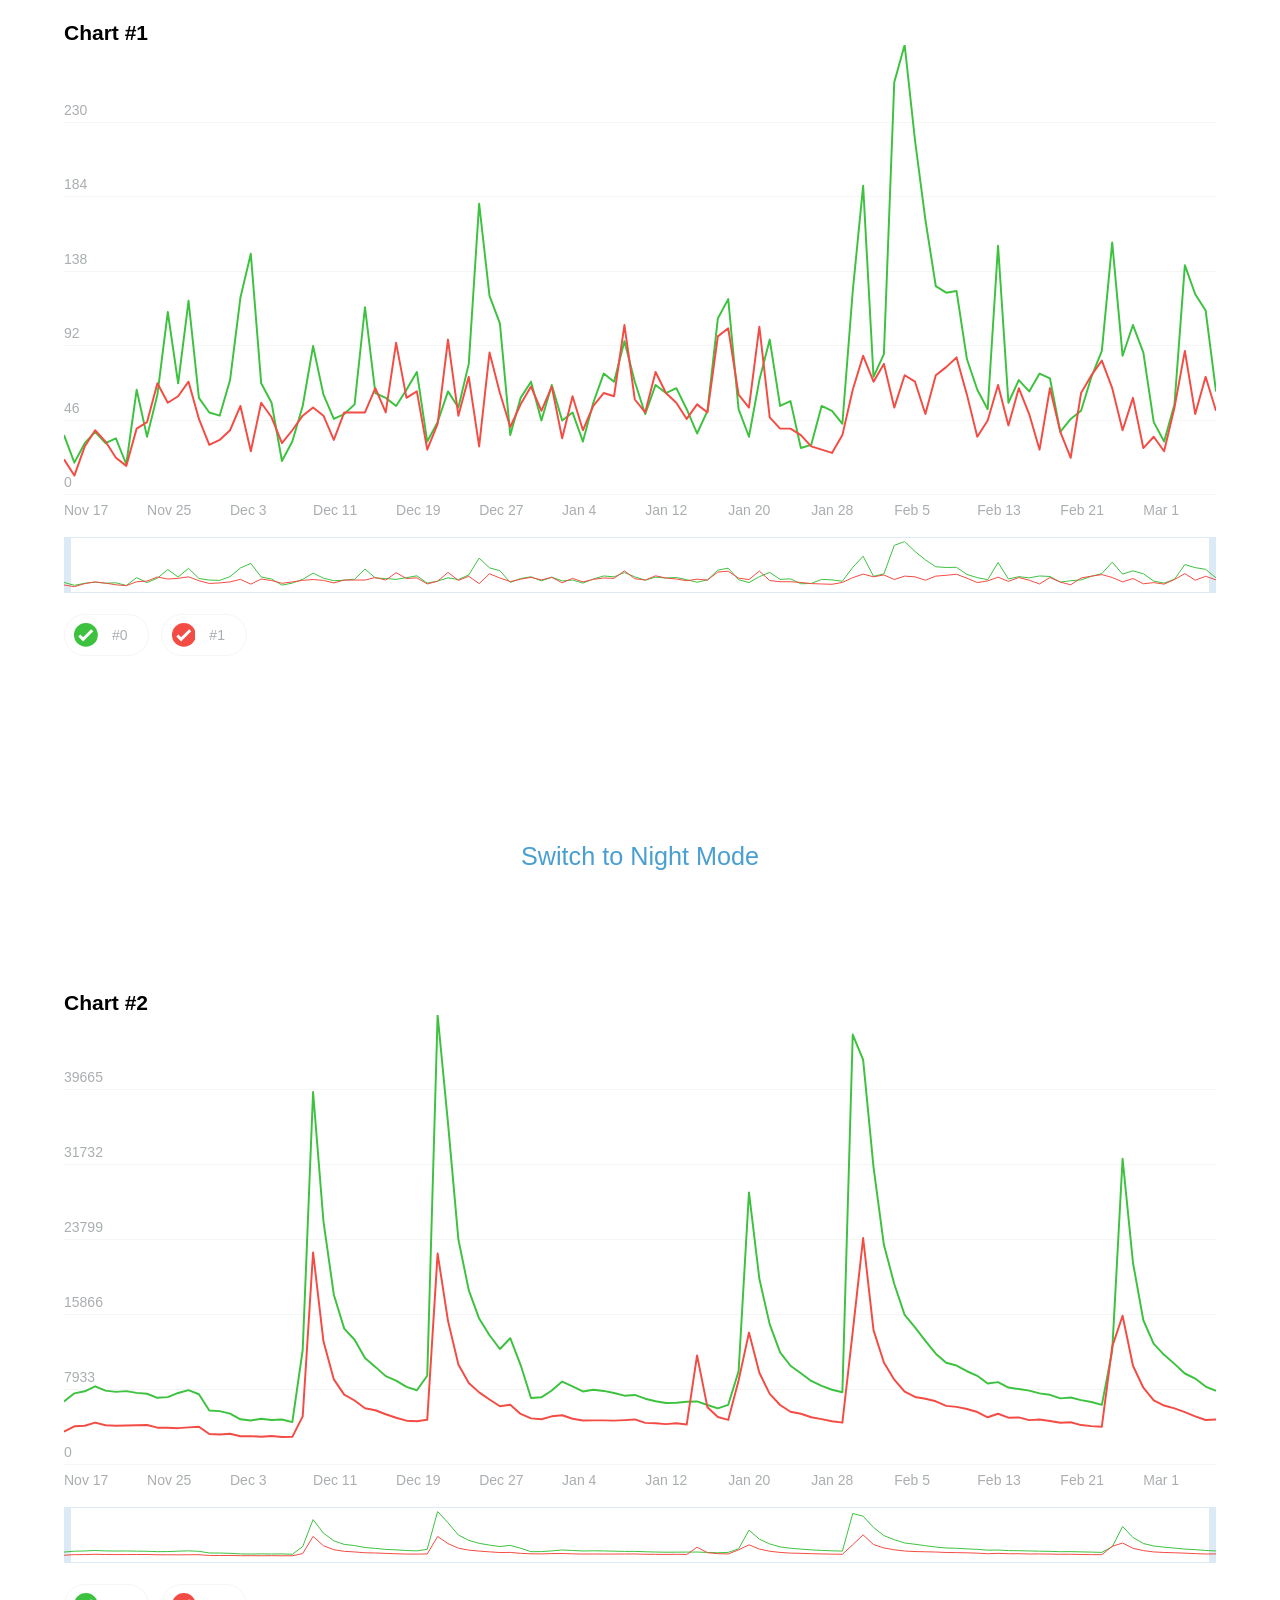
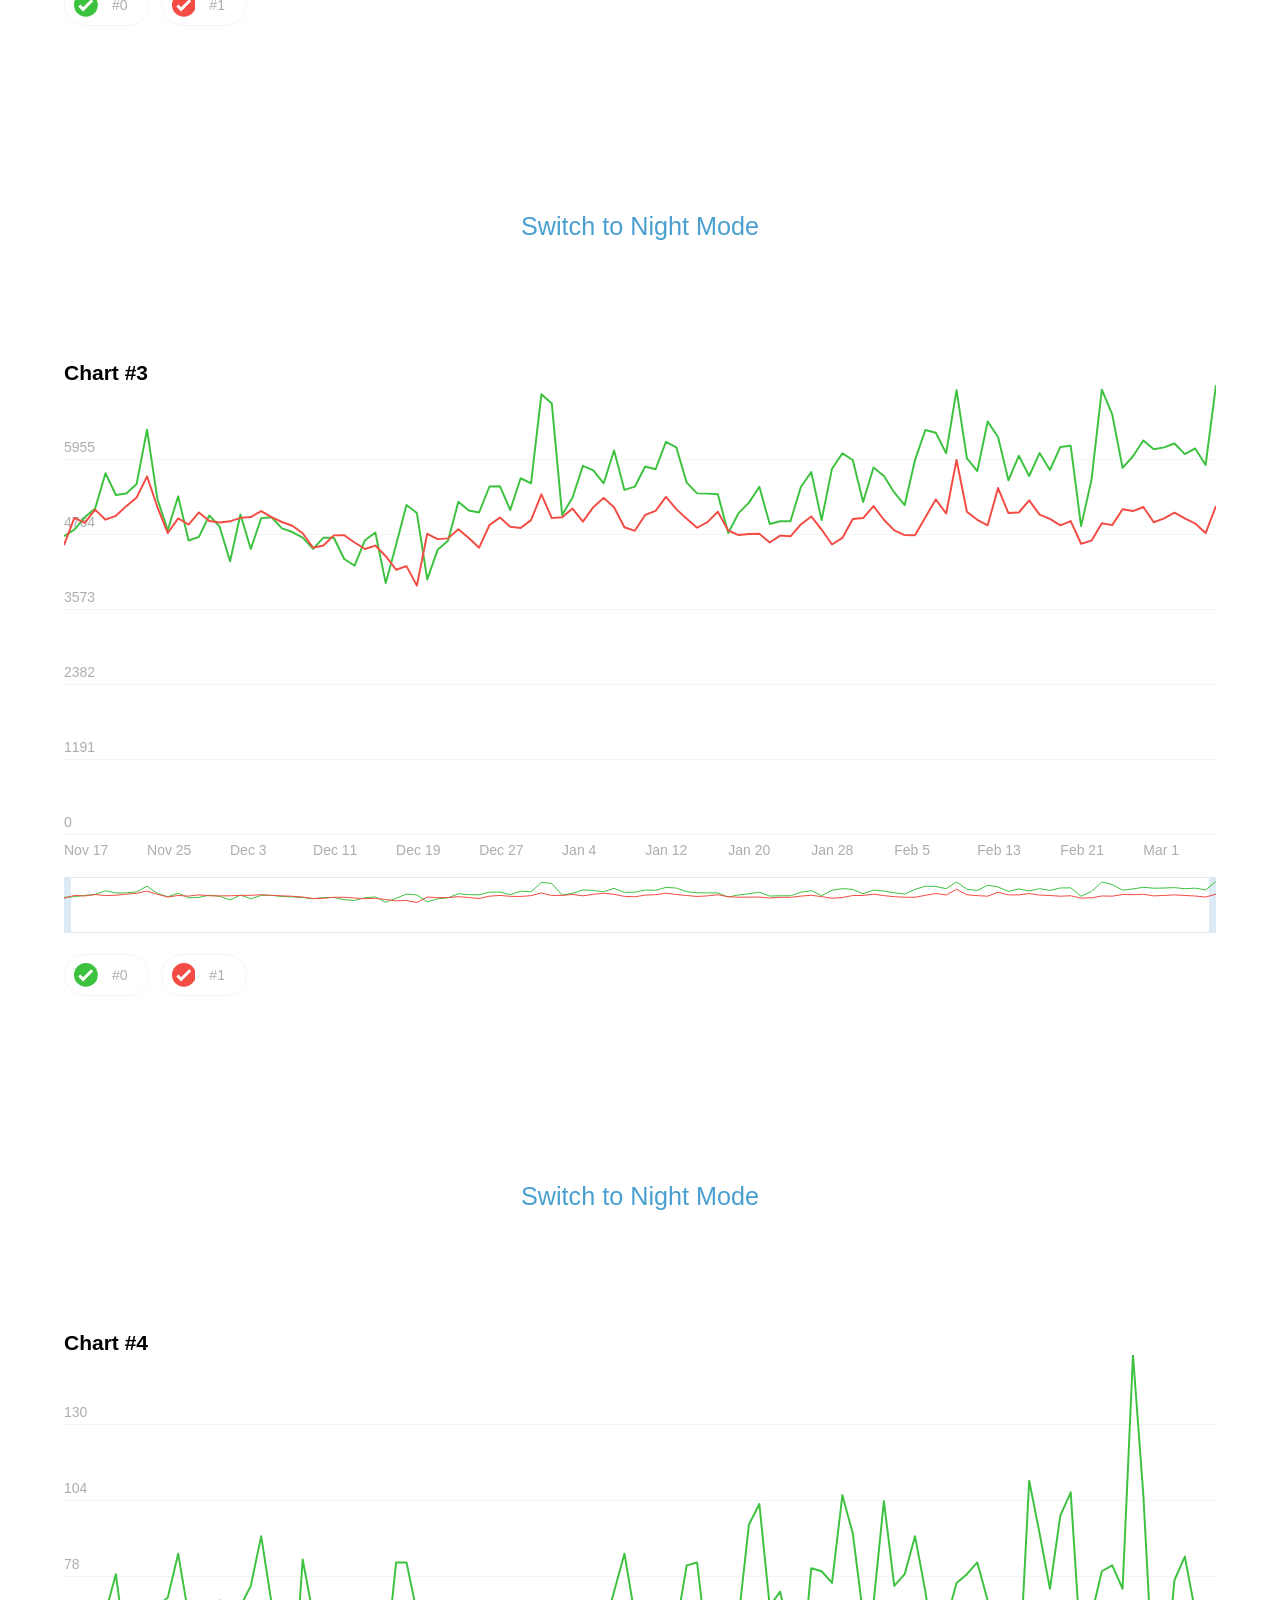
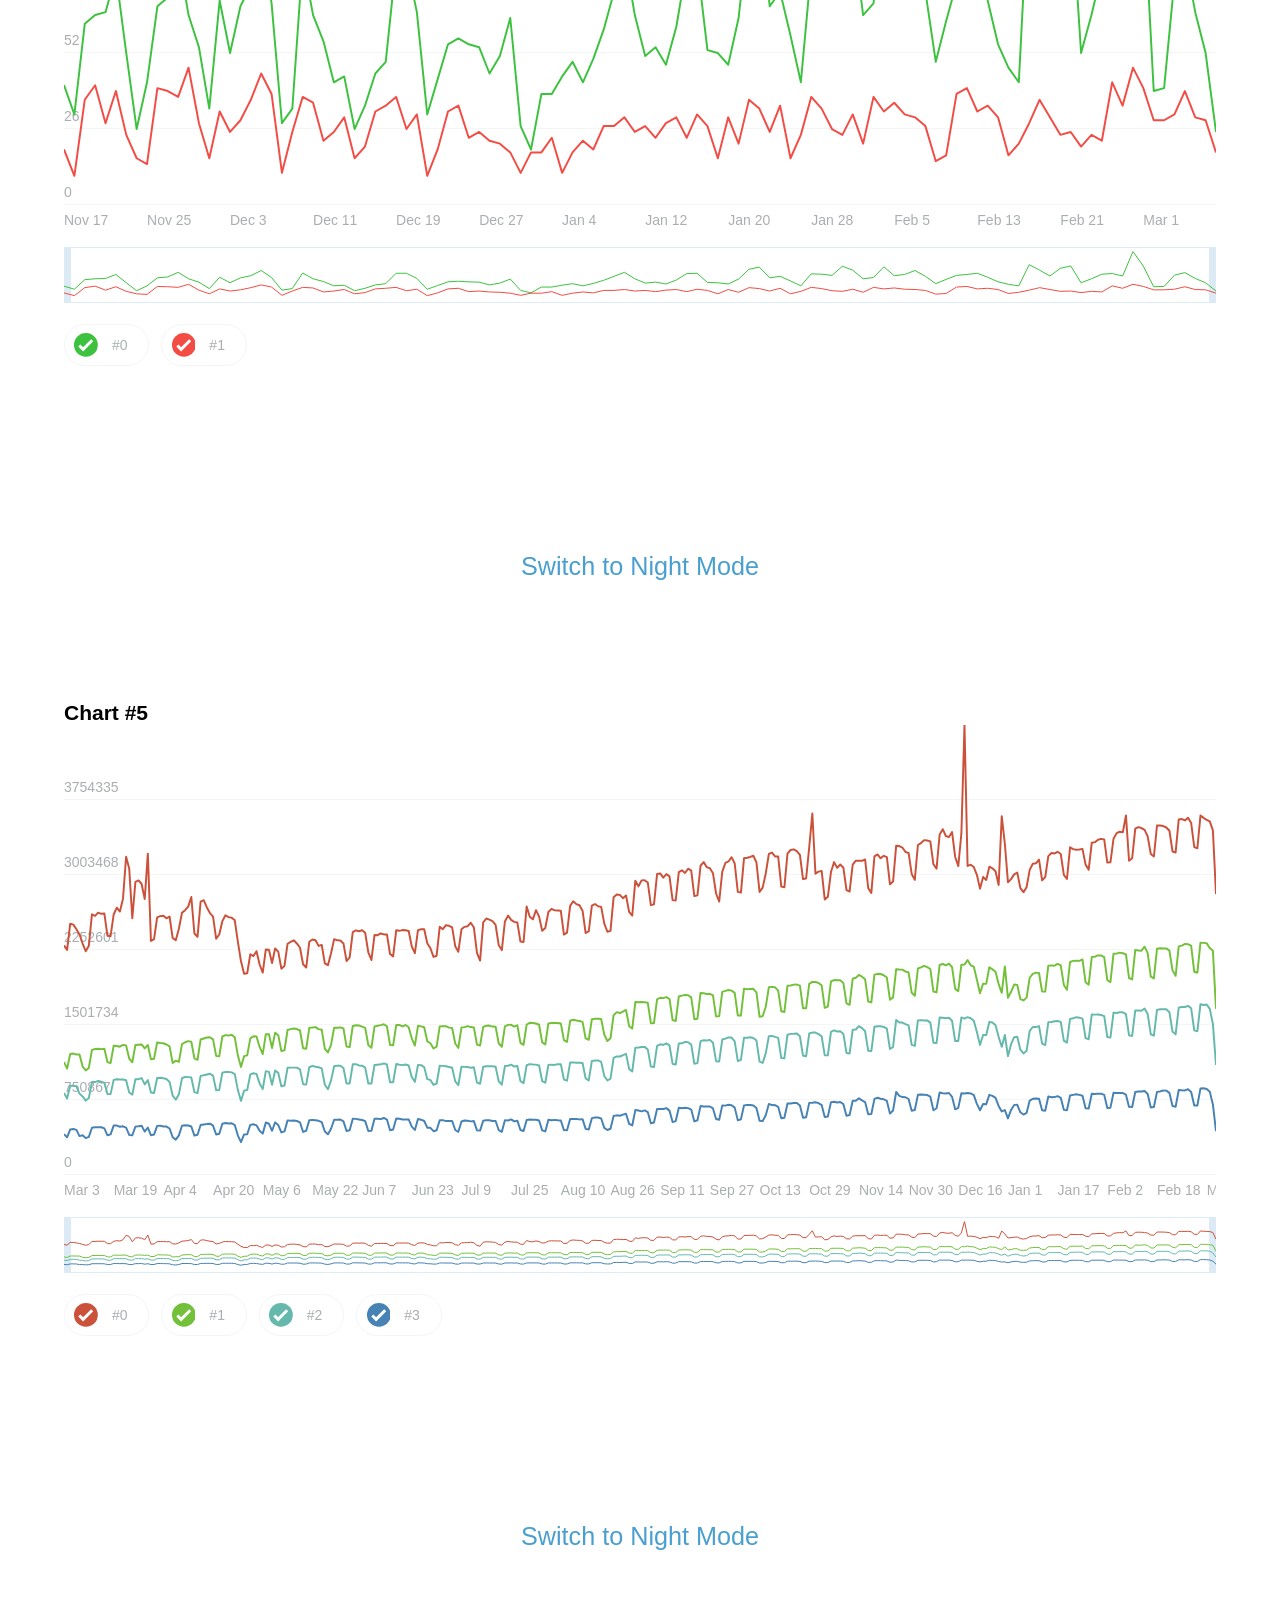
<file: index.html>
<!DOCTYPE html>
<html lang="en">
<head>
  <meta charset="UTF-8">
  <title>Chart</title>
  <script src="scripts/utils.js"></script>
  <script src="scripts/classes/TEventTarget.js"></script>
  <script src="scripts/classes/DragDrop.js"></script>
  <script src="scripts/classes/TComponent.js"></script>
  <script src="scripts/classes/TChart.js"></script>
  <script src="scripts/classes/TGraph.js"></script>
  <script src="scripts/classes/TChartMinimap.js"></script>
  <script src="scripts/classes/TChartTooltip.js"></script>
  <script src="chart_data.js"></script>

  <link rel="stylesheet" href="styles/main.css"/>
  <link rel="stylesheet" href="styles/tchart.css"/>
  <link rel="stylesheet" href="styles/themes/day.css"/>
  <link rel="stylesheet" href="styles/themes/night.css"/>
  <link rel="stylesheet" href="styles/tchart-dates.css"/>
  <link rel="stylesheet" href="styles/tchart-graph-lines.css"/>
  <link rel="stylesheet" href="styles/tchart-minimap.css"/>
  <link rel="stylesheet" href="styles/tchart-toolbar.css"/>
  <link rel="stylesheet" href="styles/tchart-tooltip.css"/>
</head>
<body class="theme-night">
<div id="app" style="max-width: 90vw; margin: auto;"></div>
<script>

  (function () {
    const charts = [];
    try {
      const appEl = document.getElementById('app');
      for (let i = 0; i < CHART_DATA.length; i++) {
        const chartData = CHART_DATA[i];
        const chart = new TChart('Chart #' + (i + 1));
        chart.render(appEl);
        chart.draw(chartData);
        chart.addEventListener('theme', (ev) => {
          charts.forEach(ch => ch.applyTheme(ev.theme));
        });
        charts.push(chart);
      }

    } catch (err) {
      alert(JSON.stringify(err.message));
      alert(err.stack);
    }
  })();

</script>

</body>
</html>
</file>
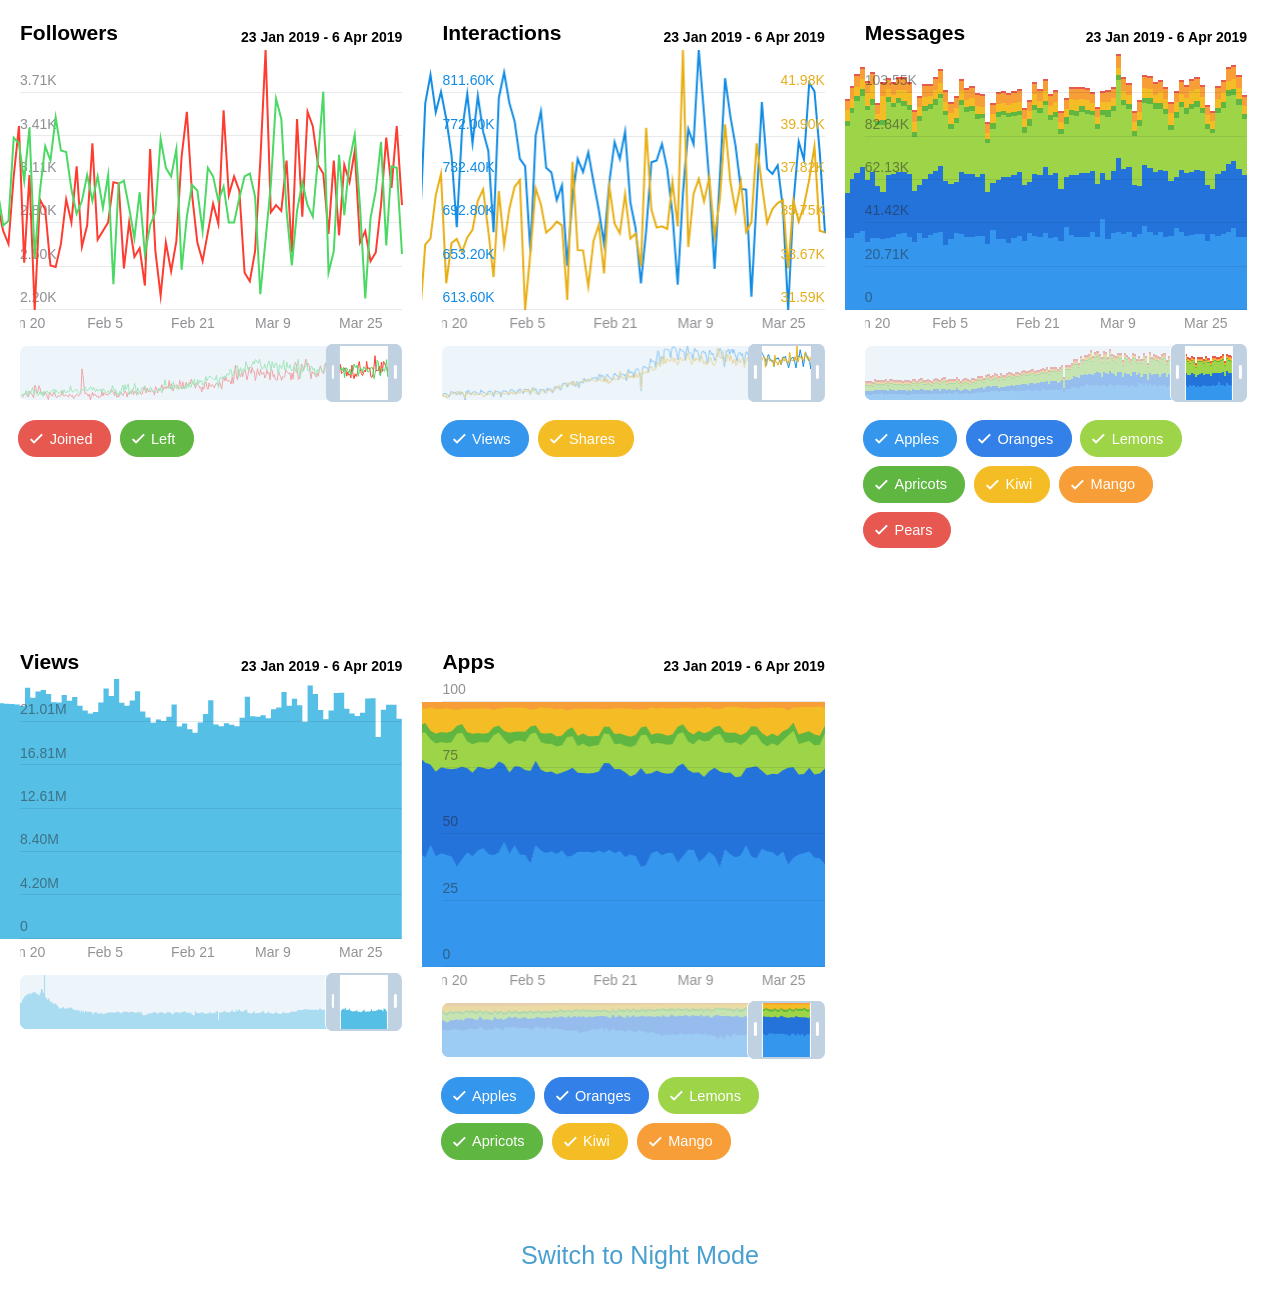
<file: stage2/index.html>
<!DOCTYPE html>
<html lang="en">
<head>
  <meta charset="UTF-8">
  <meta name="viewport" content="width=device-width, initial-scale=1, maximum-scale=1, minimum-scale=1, user-scalable=no, minimal-ui, viewport-fit=cover">
  <meta name="apple-mobile-web-app-capable" content="yes">
  <title>Chart</title>
  <script src="scripts/utils.js"></script>
  <script src="scripts/classes/TEventTarget.js"></script>
  <script src="scripts/classes/DragDrop.js"></script>
  <script src="scripts/classes/TComponent.js"></script>
  <script src="scripts/classes/TGraph.js"></script>
  <script src="scripts/classes/stacked/TGraphBar.js"></script>
  <script src="scripts/classes/TChart.js"></script>
  <script src="scripts/classes/TChartMinimap.js"></script>
  <script src="scripts/classes/TChartTooltip.js"></script>
  <script src="scripts/classes/TGraphButton.js"></script>
  <script src="scripts/classes/scaledy/TChartScaledY.js"></script>
  <script src="scripts/classes/scaledy/TChartMinimapScaledY.js"></script>
  <script src="scripts/classes/stacked/TChartStacked.js"></script>

  <link rel="stylesheet" href="styles/main.css"/>
  <link rel="stylesheet" href="styles/tchart.css"/>
  <link rel="stylesheet" href="styles/themes/day.css"/>
  <link rel="stylesheet" href="styles/themes/night.css"/>
  <link rel="stylesheet" href="styles/tchart-graph-lines.css"/>
  <link rel="stylesheet" href="styles/tchart-minimap.css"/>
  <link rel="stylesheet" href="styles/tchart-toolbar.css"/>
  <link rel="stylesheet" href="styles/tchart-tooltip.css"/>
</head>
<body class="theme-day">
<div id="app"></div>
<div class="tchart-theme-switcher">
  <button id="themeSwitcher" class="theme-switcher">Switch to Night Mode</button>
</div>
<div id="loader"></div>
<script>
  (function () {
    const charts = [];
    const styles = [
      [
        {
          graph: ['#FE3C30', '#4BD964'],
          button: ['#E65850', '#5FB641'],
          tooltip: ['#F34C44', '#3CC23F'],
        },
        {
          graph: ['#E6574F', '#4BD964'],
          button: ['#CF5D57', '#5AB34D'],
          tooltip: ['#F7655E', '#4BD964'],
        }
      ],
      [
        {
          graph: ['#108BE3', '#E8AF14'],
          button: ['#3497ED', '#F5BD25'],
          tooltip: ['#108BE3', '#E4AE1B'],
        },
        {
          graph: ['#108BE3', '#DEB93F'],
          button: ['#4681BB', '#C9AF4F'],
          tooltip: ['#108BE3', '#DEB93F'],
        }
      ],
      [
        {
          graph: ['#3497ED', '#2373DB', '#9ED448', '#5FB641', '#F5BD25', '#F79E39', '#E65850'],
          button: ['#3497ED', '#3381E8', '#9ED448', '#5FB641', '#F5BD25', '#F79E39', '#E65850'],
          tooltip: ['#108BE3', '#2373DB', '#89C32E', '#4BAB29', '#EAAF10', '#F58608', '#F34C44'],
          xAxisText: 'rgba(37, 37, 41, 0.5)',
          yAxisText: 'rgba(37, 37, 41, 0.5)',
          overlay: 'rgba(255, 255, 255, 0.5)'
        },
        {
          graph: ['#4681BB', '#345B9C', '#88BA52', '#3DA05A', '#D9B856', '#D49548', '#CF5D57'],
          button: ['#4681BB', '#466FB3', '#88BA52', '#3DA05A', '#F5BD25', '#D49548', '#CF5D57'],
          tooltip: ['#5199DF', '#3E65CF', '#99CF60', '#3CB560', '#DBB630', '#EE9D39', '#F7655E'],
          xAxisText: 'rgba(163, 177, 194, 0.5)',
          yAxisText: 'rgba(236, 242, 248, 0.5)',
          overlay: 'rgba(36, 47, 62, 0.5)'
        }
      ],
      [
        {
          graph: ['#55BFE6'],
          button: ['#35AADC'],
          tooltip: ['#269ED4'],
          xAxisText: 'rgba(37, 37, 41, 0.5)',
          yAxisText: 'rgba(37, 37, 41, 0.5)',
          overlay: 'rgba(255, 255, 255, 0.5)'
        },
        {
          graph: ['#479FC4'],
          button: ['#479FC4'],
          tooltip: ['#43ADDE'],
          xAxisText: 'rgba(163, 177, 194, 0.5)',
          yAxisText: 'rgba(236, 242, 248, 0.5)',
          overlay: 'rgba(36, 47, 62, 0.5)'
        }
      ],
      [
        {
          graph: ['#3497ED', '#2373DB', '#9ED448', '#5FB641', '#F5BD25', '#F79E39'],
          button: ['#3497ED', '#3381E8', '#9ED448', '#5FB641', '#F5BD25', '#F79E39'],
          tooltip: ['#108BE3', '#2373DB', '#89C32E', '#4BAB29', '#EAAF10', '#F58608'],
          xAxisText: 'rgba(37, 37, 41, 0.5)',
          yAxisText: 'rgba(37, 37, 41, 0.5)',
          overlay: 'rgba(255, 255, 255, 0.5)',
          headerPadding: '2em',
        },
        {
          graph: ['#4681BB', '#345B9C', '#88BA52', '#3DA05A', '#D9B856', '#D49548'],
          button: ['#4681BB', '#466FB3', '#88BA52', '#3DA05A', '#F5BD25', '#D49548'],
          tooltip: ['#5199DF', '#3E65CF', '#99CF60', '#3CB560', '#DBB630', '#EE9D39'],
          xAxisText: 'rgba(163, 177, 194, 0.5)',
          yAxisText: 'rgba(236, 242, 248, 0.5)',
          overlay: 'rgba(36, 47, 62, 0.5)',
          headerPadding: '2em',
        }
      ],
    ];
    const names = ['Followers', 'Interactions', 'Messages', 'Views', 'Apps'];
    const appEl = document.getElementById('app');
    let  index = 1;
    let theme = 0;
    document.getElementById('themeSwitcher').addEventListener('click', switchTheme);

    function createChart(chartData) {
      let chart;
      if (chartData.y_scaled) {
        chart = new TChartScaledY(names[index - 1]);
      } else if (chartData.stacked) {
        chart = new TChartStacked(names[index - 1]);
      } else {
        chart = new TChart(names[index - 1]);
      }
      chart.percentage = chartData.percentage;
      chart.minYVisible = index === 1 || index === 2;
      chart.stacked = chartData.stacked;
      chart.styles = styles[index - 1];
      chart.render(appEl);
      chart.draw(chartData);
      chart.addEventListener('theme', (ev) => {
        charts.forEach(ch => ch.applyTheme(ev.theme));
        document.body.className = TChart.THEMES[ev.theme][0];
      });
      charts.push(chart);
      if (index < 5) {
        index++;
        Utils.getJSON(index + '/overview.json', createChart);
      } else {
        setTimeout(function() {
          document.body.removeChild(document.getElementById('loader'));
        }, 200);
      }
    }

    function switchTheme() {
      let newTheme = theme + 1;
      if (newTheme >= TChart.THEMES.length) {
        newTheme = 0;
      }
      theme = newTheme;
      let i = charts.length - 1;
      function setTheme () {
        charts[i].applyTheme(theme);
        if (i > 0) {
          i--;
          setTimeout(setTheme, 100);
        }
      }
      setTheme();

      document.body.className = TChart.THEMES[theme][0];
      document.getElementById('themeSwitcher').innerHTML = TChart.THEMES[theme][1];
    }

    Utils.getJSON(index + '/overview.json', createChart);
  })();
</script>

</body>
</html>
</file>
<file: styles/main.css>
* {
  box-sizing: border-box;
  transition-timing-function: linear !important;
}

body {
  padding: 0;
  margin: 0;
}

@media only screen and (-webkit-min-device-pixel-ratio: 1) {
  body {
    font-size: 14px;
  }
}
@media only screen and (-webkit-min-device-pixel-ratio: 3) {
  body {
    font-size: 28px;
  }
}
@media only screen and (orientation: landscape) {
  body {
    font-size: 14px;
  }
}
</file>
<file: styles/tchart.css>
.tchart-container {
  position: relative;
  user-select: none;
  padding-top: 1.5em;
  overflow: hidden;
  color: #aaaeb1;
  font-family: Arial, Helvetica, sans-serif;
  height: 100vh;
  display: flex;
  flex-direction: column;
  margin-bottom: 5em;
}

.tchart-header {
  font-weight: bold;
  color: #000000;
  font-size: 1.5em;
}

.tchart-svg-workspace {
  position: relative;
  width: 100%;
  height: 50vh;
  overflow: hidden;
  margin-bottom: 0.5em;
}

.tchart-svg {
  position: absolute;
  width: 100%;
  height: 100%;
  transform: scale(1, -1);
}

.tchart-svg-marks {
  position: absolute;
  width: 100%;
  height: 100%;
  transform: scale(1, -1);
  pointer-events: none;
}

.tchart-svg-path {
  stroke-width: 0.14em;
}

.tchart-svg path {
  transition: transform .1s, opacity .2s;
}

.tchart-svg-mark {
}

.tchart-svg-mark circle{
  transition: transform .1s;
}

.tchart-graph-mark {
  fill: #ffffff;
  stroke-width: 0.14em;
  vector-effect: non-scaling-stroke;
  transition: opacity .1s, transform .1s;
}

.tchart-xmark {
  stroke: #f5f5f5;
  stroke-width: 0.14em;
  vector-effect: non-scaling-stroke;
  transition: opacity .1s, transform .1s;
  opacity: 0;
}

.tchart-theme-switcher {
  flex-grow: 1;
  display: flex;
  align-items: flex-end;
  justify-content: center;
  padding-bottom: 2em;
}

.theme-switcher {
  color: #499fd0;
  background-color: transparent;
  border: none;
  outline: none;
  font-size: 1.8em;
}
</file>
<file: styles/themes/day.css>
.theme-day {
  background-color: #ffffff;
}

.theme-day .tchart-container {
  color: #aaaeb1;
}

.theme-day .tchart-header {
  color: #000000;
}

.theme-day .tchart-graph-line {
  border-color: #f5f5f5;
}

.theme-day .tchart-minimap-eye {
  border-color: #dceaf5;
}

.theme-day .tchart-minimap-eye:before,
.theme-day .tchart-minimap-eye:after {
  background-color: #eff3f6;
}

.theme-day .tchart-minimap-border-right,
.theme-day .tchart-minimap-border-left {
  background-color: #dceaf5;
}

.theme-day .tchart-tooltip {
  background-color: #ffffff;
  border-color: #f5f5f5;
}

.theme-day .tchart-tooltip-date {
  color: #000000;
}

.theme-day .tchart-show-graph {
  border-color: #f5f5f5;
}

.theme-day .tchart-show-graph-icon-circle {
  fill: #ffffff;
}

.theme-day .tchart-graph-mark {
  fill: #ffffff;
}

.theme-day .tchart-xmark {
  stroke: #f5f5f5;
}
</file>
<file: styles/themes/night.css>
.theme-night {
  background-color: #232f3d;
}

.theme-night .tchart-container {
  color: #4a5561;
}

.theme-night .tchart-header {
  color: #f9ffff;
}

.theme-night .tchart-graph-line {
  border-color: #4a5561;
}

.theme-night .tchart-minimap-eye {
  border-color: #40566b;
}

.theme-night .tchart-minimap-eye:before,
.theme-night .tchart-minimap-eye:after {
  background-color: #19232f;
}

.theme-night .tchart-minimap-border-right,
.theme-night .tchart-minimap-border-left {
  background-color: #40566b;
}

.theme-night .tchart-tooltip {
  background-color: #263242;
  border: none;
}

.theme-night .tchart-tooltip-date {
  color: #f9ffff;
}

.theme-night .tchart-show-graph {
  border-color: #4a5561;
  color: #dee7ec;
}

.theme-night .tchart-show-graph-icon-circle {
  fill: #232f3d;
}

.theme-night .tchart-graph-mark {
  fill: #232f3d;
}

.theme-night .tchart-xmark {
  stroke: #4a5561;
}
</file>
<file: styles/tchart-dates.css>
.tchart-dates {
  height: 2.5em;
  position: relative;
}

.tchart-dates-item {
  position: absolute;
  top: 0;
  white-space: nowrap;
  width: 3.5em;
}

.tchart-dates-layer {
  opacity: 0;
  transition: opacity .2s;
}
</file>
<file: styles/tchart-graph-lines.css>
.tchart-graph-lines {
  position: absolute;
  height: 100%;
  width: 100%;
  bottom: 0;
  pointer-events: none;
  transition: height .1s;
}

.tchart-graph-line {
  position: absolute;
  left: 0;
  right: 0;
  opacity: 0;
  vertical-align: middle;
  border-bottom: 0.14em solid #f5f5f5;
  padding-bottom: 0.28em;
  transition: opacity .1s;
}
</file>
<file: styles/tchart-minimap.css>
.tchart-minimap {
  height: 4em;
  position: relative;
  padding: 0.28em 0;
  margin-bottom: 1.5em;
}

.tchart-minimap path {
  transition: transform .1s, opacity .2s;
}

.tchart-minimap svg{
  width: 100%;
  height: 100%;
  position: relative;
  transform: scale(1, -1);
  pointer-events: none;
}

.tchart-minimap-eye {
  border-top: 0.07em solid #dceaf5;
  border-bottom: 0.07em solid #dceaf5;
  position: absolute;
  top: 0;
  bottom: 0;
  width: 100%;
  height: 100%;
}

.tchart-minimap-eye:before,
.tchart-minimap-eye:after {
  content: "";
  position: absolute;
  left: -100vw;
  width: 100vw;
  top: -0.07em;
  bottom: -0.07em;
  background-color: #eff3f6;
  opacity: 0.6;
  z-index: 1;
  pointer-events: none;
}

.tchart-minimap-eye:after {
  right: -100vw;
  left: auto;
}

.tchart-minimap-border-left {
  position: absolute;
  top: 0;
  bottom: 0;
  left: 0;
  width: 0.5em;
  background-color: #dceaf5;
}

.tchart-minimap-border-left:before,
.tchart-minimap-border-right:after {
  content: "";
  width: 0.5em;
  margin-left: -100%;
  height: 100%;
  display: inline-block;
}

.tchart-minimap-border-right:after {
  margin-left: 100%;
}

.tchart-minimap-border-right {
  position: absolute;
  top: 0;
  bottom: 0;
  right: 0;
  width: 0.5em;
  background-color: #dceaf5;
}

.tchart-minimap__dragging * {
  cursor: w-resize !important;
}
</file>
<file: styles/tchart-toolbar.css>
.tchart-toolbar {
  display: flex;
}

.tchart-show-graph {
  margin-right: 12px;
  display: flex;
  border: 0.14em solid #f5f5f5;
  height: 3em;
  border-radius: 1.5em;
  vertical-align: middle;
  padding-left: 0.65em;
  padding-right: 1.5em;
  align-items: center;
  user-select: none;
  cursor: pointer;
}

.tchart-show-graph input {
  display: none;
}

.tchart-show-graph-icon {
  width: 1.7em;
  height: 1.7em;
  margin-right: 1em;
  transition: all .2s;
  box-sizing: border-box;
  position: relative;
}

.tchart-show-graph-icon-circle {
  fill: #ffffff;
  transform-origin: 50%;
  transition: all .2s;
}

.tchart-show-graph input + .tchart-show-graph-icon > .tchart-show-graph-icon-circle {
  transform: scale(0.85);
}

.tchart-show-graph input:checked + .tchart-show-graph-icon > .tchart-show-graph-icon-circle {
  transform: scale(0.001);
}

.tchart-show-graph-icon-mark {
  stroke: #ffffff;
  stroke-width: 0.21em;
  vector-effect: non-scaling-stroke;
  fill: transparent;
  transform: translate(40px, 3px) rotate(-45deg) scale(0.9);
  transform-origin: 50% 50%;
  transition: all .2s;
}

.tchart-show-graph input:checked + .tchart-show-graph-icon .tchart-show-graph-icon-mark {
  transform: scale(0.9) translate(40px, 3px) rotate(-45deg);
}

.tchart-show-graph input + .tchart-show-graph-icon .tchart-show-graph-icon-mark {
  transform: scale(0.001) translate(40px, 3px) rotate(-45deg);
}
</file>
<file: styles/tchart-tooltip.css>
.tchart-tooltip {
  font-size: 1.3em;
  z-index: 1;
  position: absolute;
  background-color: #ffffff;
  border-radius: 0.56em;
  border: 0.07em solid #f5f5f5;
  padding: 0.56em;
  transition: opacity .1s;
  box-shadow: -1px 1px 2px rgba(0, 0, 0, 0.2);
  opacity: 0;
}

.tchart-tooltip-values {
  display: flex;
  justify-content: center;
}

.tchart-tooltip-values-item {
  margin: 0 auto 0 0;
  padding: 0 0.28em;
}

.tchart-tooltip-values-value {
  font-size: 1.2em;
  font-weight: bold;
}

.tchart-tooltip-date {
  color: #000000;
  margin-bottom: .5em;
  white-space: nowrap;
  font-weight: bold;
}
</file>
<file: stage2/styles/main.css>
* {
  box-sizing: border-box;
  transition-timing-function: linear !important;
}

body {
  padding: 0;
  margin: 0;
  font-size: 14px;
  user-select: none;
  -webkit-user-select: none;
  -moz-user-select: none;
  -webkit-touch-callout: none;
}

#app {
  display: flex;
  flex-wrap: wrap;
  justify-content: start;
}


@media (min-width: 700px) {
  .tchart-container {
    width: 50% !important;
  }
}

@media (min-width: 1000px) {
  .tchart-container {
    width: 33% !important;
  }
}

@media only screen and (-webkit-min-device-pixel-ratio: 1) {
  body {
    font-size: 14px;
  }
}
@media only screen and (-webkit-min-device-pixel-ratio: 3) {
  body {
    font-size: 14px;
  }
}
@media only screen and (orientation: landscape) {
  body {
    font-size: 14px;
  }
}

#loader {
  position: fixed;
  top: 0;
  left: 0;
  right: 0;
  bottom: 0;
  background-color: #ffffff;
}
</file>
<file: stage2/styles/tchart.css>
.tchart-container {
  position: relative;
  display: inline-block;
  user-select: none;
  padding: 1.5em 20px 0 20px;
  overflow: hidden;
  color: #aaaeb1;
  font-family: Helvetica, Arial, sans-serif;
  width: 100%;
  margin-bottom: 5em;
}

.tchart-header {
  font-weight: bold;
  color: #000000;
  display: flex;
  position: relative;
}

.tchart-range {
  position: absolute;
  right: 0;
  bottom: 0;
}

.tchart-range-from {
  display: inline-block;
  transition: width 0.2s;
  white-space: nowrap;
  transform-origin: 100% 50%;
}

.tchart-range-to {
  position: absolute;
  right: 0;
  bottom: 0;
  white-space: nowrap;
  transform-origin: 100% 50%;
}

.tchart-caption {
  flex-grow: 1;
  font-size: 1.5em;
}

.tchart-svg-workspace {
  position: relative;
  width: calc(100% + 40px);
  left: -20px;
  height: 300px;
  overflow: hidden;
}

.tchart-svg {
  position: absolute;
  width: 100%;
  height: 100%;
  transform: scale(1, -1);
}

.tchart-svg-marks {
  position: absolute;
  width: 100%;
  height: 100%;
  transform: scale(1, -1);
  pointer-events: none;
}

.tchart-svg-path {
  stroke-width: 0.14em;
}

.tchart-svg path {
  transition: transform .1s, opacity .2s;
}

.tchart-svg-mark {
}

.tchart-svg-mark circle{
  transition: transform .1s;
}

.tchart-graph-mark {
  fill: #ffffff;
  stroke-width: 0.14em;
  vector-effect: non-scaling-stroke;
  transition: opacity .1s, transform .1s;
}

.tchart-xmark {
  stroke: #f5f5f5;
  stroke-width: 0.14em;
  vector-effect: non-scaling-stroke;
  transition: opacity .1s, transform .1s;
  opacity: 0;
}

.tchart-theme-switcher {
  flex-grow: 1;
  display: flex;
  align-items: flex-end;
  justify-content: center;
  padding-bottom: 2em;
}

.theme-switcher {
  color: #499fd0;
  background-color: transparent;
  border: none;
  outline: none;
  font-size: 1.8em;
}

.tchart-canvas {
  width: 100%;
  height: 100%;
  position: absolute;
  top: 0;
  left: 0;
}
</file>
<file: stage2/styles/themes/day.css>
.theme-day {
  background-color: #ffffff;
}

.theme-day .tchart-container {
  color: #aaaeb1;
}

.theme-day .tchart-header {
  color: #000000;
}

.theme-day .tchart-graph-line {
  border-color: rgba(24, 45, 59, 0.1);
}

.theme-day .tchart-graph-lines {
  color: #8E8E93;
}

.theme-day .tchart-minimap-eye {
  border-color: #C0D1E1;
}

.theme-day .tchart-minimap-left,
.theme-day .tchart-minimap-right,
.theme-day .tchart-minimap-left:after,
.theme-day .tchart-minimap-right:before {
  background-color: #E2EEF9;
  opacity: 0.6;
}

.theme-day .tchart-minimap-eye:before,
.theme-day .tchart-minimap-eye:after {
  background-color: #eff3f6;
}

.theme-day .tchart-minimap-border-right,
.theme-day .tchart-minimap-border-left {
  background-color: #C0D1E1;
}

.theme-day .bordered .tchart-minimap-eye {
  box-shadow: 0 0 0 1px #ffffff;
  -webkit-box-shadow: 0 0 0 1px #ffffff;
}

.theme-day .bordered .tchart-minimap-border-left {
  box-shadow: 3px 0 0 -2px #ffffff;
  -webkit-box-shadow: 3px 0 0 -2px #ffffff;
}

.theme-day .bordered .tchart-minimap-border-right {
  box-shadow: -3px 0 0 -2px #ffffff;
  -webkit-box-shadow: -3px 0 0 -2px #ffffff;
}

.theme-day .tchart-tooltip {
  background-color: #ffffff;
  border-color: #f5f5f5;
}

.theme-day .tchart-tooltip-date-container,
.theme-day .tchart-tooltip-values-name {
  color: #000000;
}

.theme-day .tchart-show-graph {
  border-color: #f5f5f5;
}

.theme-day .tchart-show-graph-icon-circle {
  fill: #ffffff;
}

.theme-day .tchart-graph-mark {
  fill: #ffffff;
}

.theme-day .tchart-xmark {
  stroke: #f5f5f5;
}
</file>
<file: stage2/styles/themes/night.css>
.theme-night {
  background-color: #232f3d;
}

.theme-night .tchart-container {
  color: #4a5561;
}

.theme-night .tchart-header {
  color: #f9ffff;
}

.theme-night .tchart-graph-line {
  border-color: rgba(255, 255, 255, 0.1);
}

.theme-night .tchart-graph-lines {
  color: rgba(163, 177, 194, 0.6);
}

.theme-night .tchart-minimap-eye {
  border-color: #40566b;
}

.theme-night .tchart-minimap-left,
.theme-night .tchart-minimap-right,
.theme-night .tchart-minimap-left:after,
.theme-night .tchart-minimap-right:before {
  background-color: #304259;
  opacity: 0.6;
}

.theme-night .tchart-minimap-eye:before,
.theme-night .tchart-minimap-eye:after {
  background-color: #19232f;
}

.theme-night .tchart-minimap-border-right,
.theme-night .tchart-minimap-border-left {
  background-color: #40566b;
}

.theme-night .tchart-tooltip {
  background-color: #1C2533;
  border: none;
  box-shadow: none;
}

.theme-night .tchart-tooltip-date-container,
.theme-night .tchart-tooltip-values-name {
  color: #f9ffff;
}

.theme-night .tchart-show-graph {
  border-color: #4a5561;
  color: #dee7ec;
}

.theme-night .tchart-show-graph-icon-circle {
  fill: #232f3d;
}

.theme-night .tchart-graph-mark {
  fill: #232f3d;
}

.theme-night .tchart-xmark {
  stroke: #4a5561;
}
</file>
<file: stage2/styles/tchart-graph-lines.css>
.tchart-graph-lines {
  position: absolute;
  height: 100%;
  bottom: 35px;
  left: 20px;
  right: 20px;
  pointer-events: none;
  transition: height .3s linear;
  will-change: height;
  -webkit-will-change: height;
}

.tchart-graph-lines > div {
  transition: opacity 0.3s linear;
  opacity: 0;
}

.tchart-graph-line {
  position: absolute;
  left: 0;
  right: 0;
  bottom: 0;
  vertical-align: middle;
  border-bottom: 0.07em solid #f5f5f5;
  padding-bottom: 0.28em;
  transition: transform .3s, opacity .3s linear;
  will-change: bottom;
  -webkit-will-change: bottom;

}

.tchart-graph-line-right {
  position: absolute;
  right: 0;
  bottom: 0.28em;
}

.tchart-graph-line > span {
  transition: opacity .3s linear;
}
</file>
<file: stage2/styles/tchart-minimap.css>
.tchart-minimap {
  height: 4em;
  position: relative;
  padding: 0.07em 0;
  margin-bottom: 1.5em;
}

.tchart-minimap path {
  transition: transform .1s, opacity .2s;
}

.tchart-minimap svg{
  width: 100%;
  height: 100%;
  position: relative;
  transform: scale(1, -1);
  pointer-events: none;
}

.tchart-minimap-eye {
  border-top: 2px solid #C0D1E1;
  border-bottom: 2px solid #C0D1E1;
  position: absolute;
  top: -1px;
  bottom: -1px;
  border-radius: 0.5em;
}

.tchart-minimap-eye:after {
  right: -100vw;
  left: auto;
}

.tchart-minimap-border-left,
.tchart-minimap-border-right {
  position: absolute;
  top: -0.14em;
  bottom: -0.14em;
  left: 0;
  width: 1em;
  background-color: #C0D1E1;
  border-radius: 0.5em 0 0 0.5em;
}

.tchart-minimap-border-right {
  left: unset;
  right: 0;
  border-radius: 0 0.5em 0.5em 0;
}

.tchart-minimap-border-left:before,
.tchart-minimap-border-right:before {
  content: "";
  width: 0.2em;
  background-color: #ffffff;
  height: 1em;
  display: inline-block;
  left: 0.4em;
  top: 1.5em;
  position: absolute;
  border-radius: 0.1em;
}

.tchart-minimap-left {
  position: absolute;
  background-color: #E2EEF9;
  opacity: 0.6;
  left: 0;
  top: 0;
  bottom: 0;
}

.tchart-minimap-right {
  position: absolute;
  background-color: #E2EEF9;
  opacity: 0.6;
  right: 0;
  top: 0;
  bottom: 0;
}

.tchart-minimap-left:after {
  content: "";
  position: absolute;
  width: 0.5em;
  height: 100%;
  right: -0.5em;
  background-color: #E2EEF9;
}

.tchart-minimap-right:after {
  content: "";
  position: absolute;
  width: 0.5em;
  height: 100%;
  left: -0.5em;
  background-color: #E2EEF9;
}

.tchart-minimap__dragging * {
  cursor: w-resize !important;
}

.tchart-minimap canvas {
  width: 100%;
  height: 100%;
}
</file>
<file: stage2/styles/tchart-toolbar.css>
.tchart-toolbar {
  display: flex;
  user-select: none;
  font-size: 0.8em;
  flex-wrap: wrap;
}

.tchart-show-graph {
  margin-right: 12px;
  margin-bottom: 12px;
  position: relative;
  height: 3em;
  vertical-align: middle;
  padding-left: 0.65em;
  padding-right: 1.5em;
  align-items: center;
  user-select: none;
  cursor: pointer;
  display: flex;
  touch-action: manipulation;
}

.tchart-show-graph input {
  display: none;
  touch-action: manipulation;
}

.tchart-show-graph-background {
  position: absolute;
  border: 0.14em solid #f5f5f5;
  border-radius: 1.6em;
  top: -0.14em;
  right: -0.14em;
  bottom: -0.14em;
  left: -0.14em;
  transition: background-color .2s;
}

.tchart-show-graph-icon {
  width: 1.7em;
  height: 1.7em;
  margin-right: 0.3em;
  transition: all .2s;
  box-sizing: border-box;
  position: relative;
  display: inline-block;
}

.tchart-show-graph-icon-mark {
  stroke: #ffffff;
  stroke-width: 2px;
  vector-effect: non-scaling-stroke;
  fill: transparent;
  transform: translate(40px, 3px) rotate(-45deg) scale(1);
  transform-origin: 50px 50px;
  transition: all .2s;
}

.tchart-show-graph-caption {
  position: relative;
  display: inline-block;
  vertical-align: middle;
  color: #ffffff;
  transition: all .2s;
  font-size: 1.3em;
}

.tchart-show-graph > input:not(:checked) ~ .tchart-show-graph-background {
  background-color: transparent !important;
}

.tchart-show-graph > input:not(:checked) ~ .tchart-show-graph-icon {
  transform: scale(0.001) !important;
}

.tchart-show-graph > input:checked ~ .tchart-show-graph-caption {
  color: #ffffff !important;
}

.tchart-show-graph > input:not(:checked) ~ .tchart-show-graph-caption {
  transform: translate(-0.45em, 0);
}
</file>
<file: stage2/styles/tchart-tooltip.css>
.tchart-tooltip {
  font-size: 1em;
  z-index: 1;
  position: absolute;
  background-color: #ffffff;
  border-radius: 0.56em;
  border: 0.07em solid #f5f5f5;
  padding: 0.56em;
  transition: opacity .1s, transform .2s;
  box-shadow: -1px 1px 2px rgba(0, 0, 0, 0.2);
  opacity: 0;
  color: #000000;
}

.tchart-tooltip-values {
  display: flex;
  justify-content: center;
  flex-direction: column;
}

.tchart-tooltip-values-item {
  display: flex;
  margin-bottom: 0.28em;
  transform-origin: 0 0;
  transition: height .2s, transform .2s, opacity .2s;
}

.tchart-tooltip-values-value {
  font-size: 1em;
  position: relative;
}

.tchart-tooltip-values-value span:nth-child(1) {
  display: inline-block;
  transition: width 0.2s;
  white-space: nowrap;
}

.tchart-tooltip-values-value span:nth-child(2) {
  position: absolute;
  left: 0;
  white-space: nowrap;
}

.tchart-tooltip-values-name {
  flex-grow: 1;
}

.tchart-tooltip-percents {
  display: inline-block;
  min-width: 2.5em;
  text-align: right;
  margin-right: 0.5em;
}

.tchart-tooltip-date-container {
  margin-bottom: .5em;
  white-space: nowrap;
  font-weight: bold;
  display: inline-block;
  min-width: 11em;
}

.tchart-tooltip-date {
  position: relative;
}

.tchart-tooltip-date span:nth-child(1) {
  display: inline-block;
  transition: width 0.2s;
}
.tchart-tooltip-date span:nth-child(2) {
  position: absolute;
  left: 0;
}
</file>
